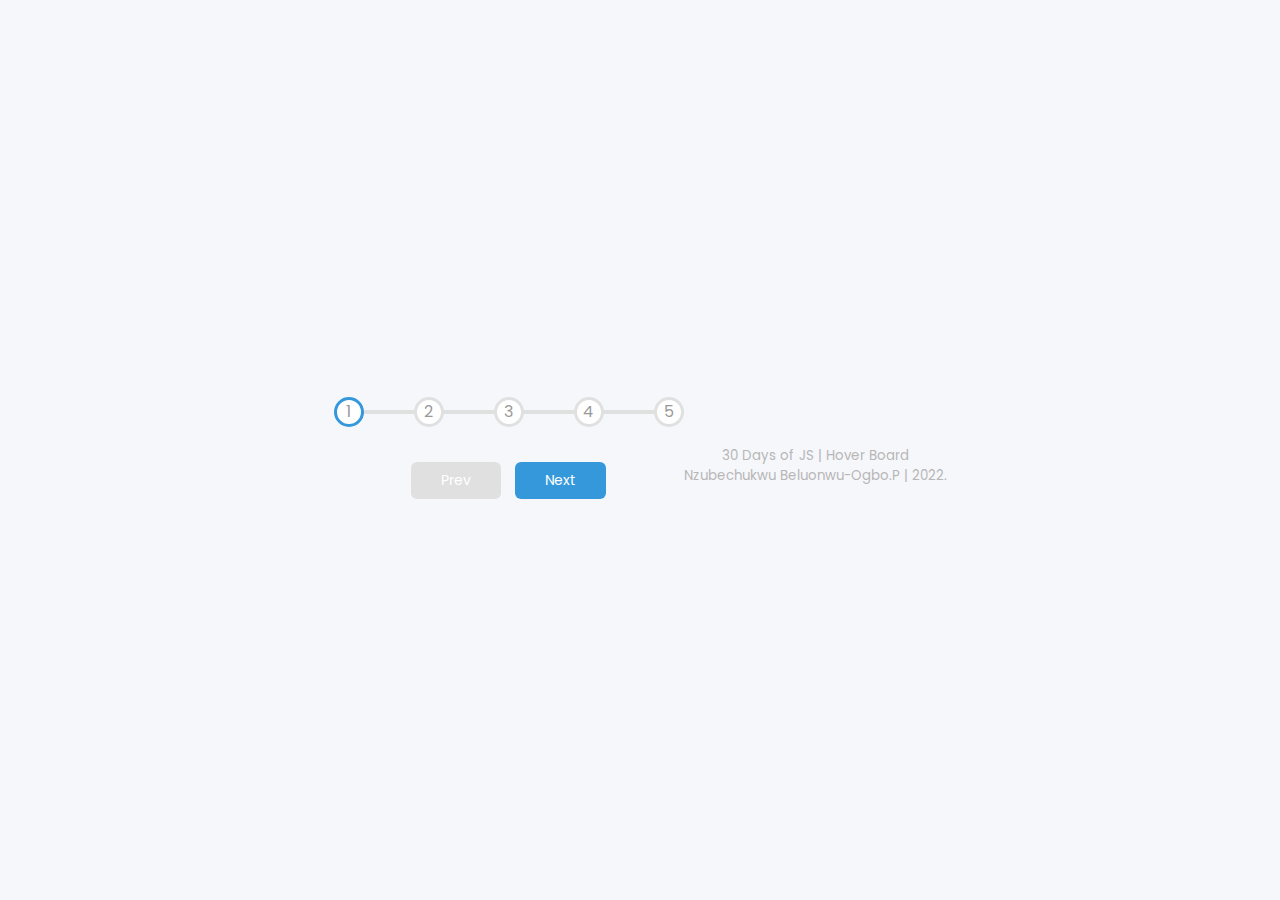
<file: 01-Form Progress Bar/index.html>
<!DOCTYPE html>
<html lang="en">
<head>
    <meta charset="UTF-8">
    <meta http-equiv="X-UA-Compatible" content="IE=edge">
    <meta name="viewport" content="width=device-width, initial-scale=1.0">
    <link rel="stylesheet" href="style.css">
    <title>Form Progress Bar | 30 Days of Js</title>
</head>
<body>
    <div class="container">
        <div class="progress-container">
            <div class="progress" id="progress"></div>
            <div class="circle active">1</div>
            <div class="circle">2</div>
            <div class="circle">3</div>
            <div class="circle">4</div>
            <div class="circle">5</div>
        </div>
        <button class="btn" id="prev" disabled>Prev</button>
        <button class="btn" id="next">Next</button>
    </div>
    <small>
        30 Days of JS | Hover Board<br/> Nzubechukwu Beluonwu-Ogbo.P | 2022.
    </small>
    <script src="script.js"></script>
</body>
</html>
</file>
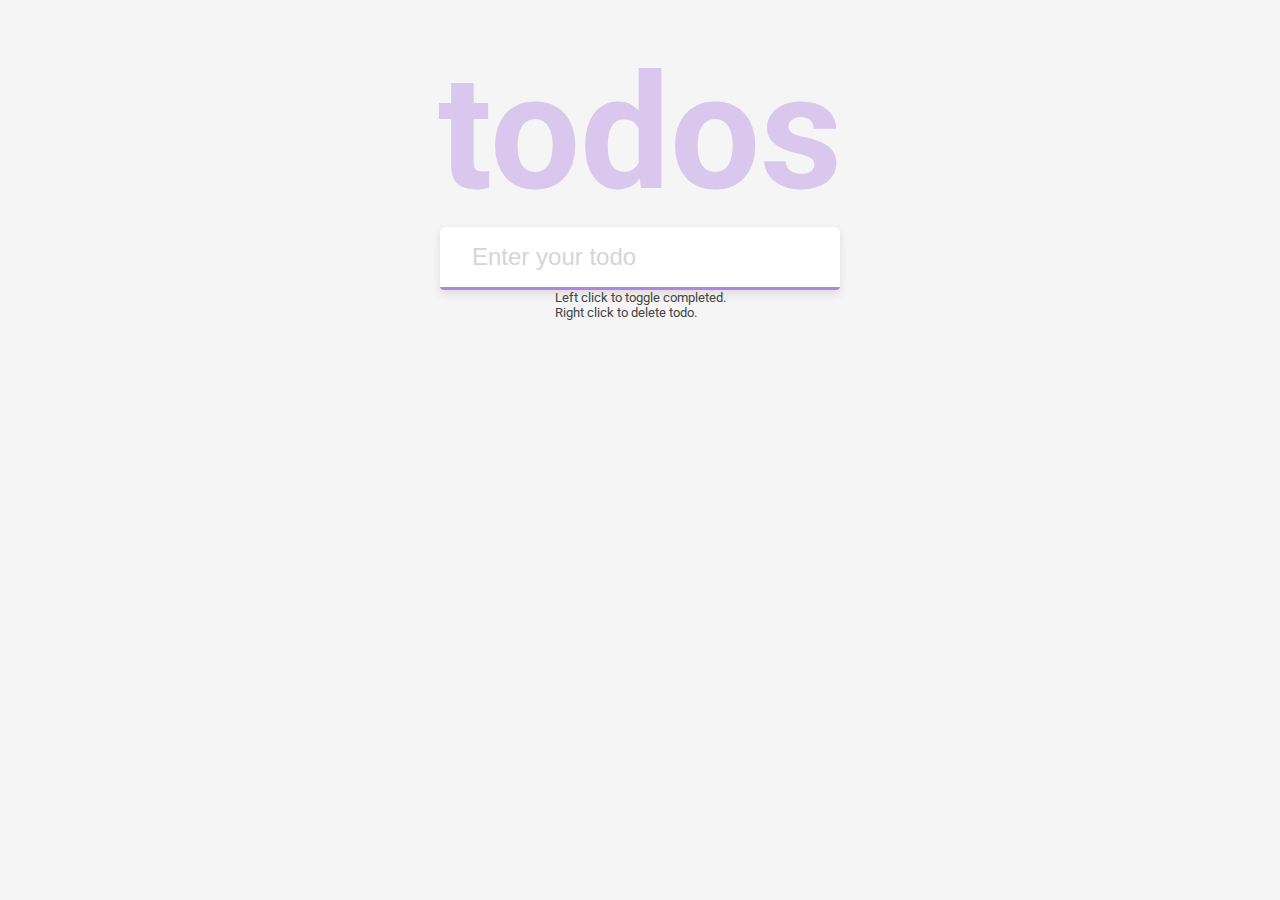
<file: 02-ToDo App/index.html>
<!DOCTYPE html>
<html lang="en">
<head>
    <meta charset="UTF-8">
    <meta http-equiv="X-UA-Compatible" content="IE=edge">
    <meta name="viewport" content="width=device-width, initial-scale=1.0">
    <link rel="stylesheet" href="style.css">
    <title>ToDo List | 30 Days of JS</title>
</head>
<body>
    <h1>todos</h1>
    <form id="form">
        <input type="text" class="input" id="input" placeholder="Enter your todo" autocomplete="off">

        <ul class="todos" id="todos">
            <!-- Dummy Text -->
            <!-- <li>My First Todo</li>
            <li class="completed">My Second Todo</li> -->
        </ul>
    </form>
    <small>Left click to toggle completed. <br/> Right click to delete todo.</small>
    <script src="script.js"></script>
</body>
</html>
</file>
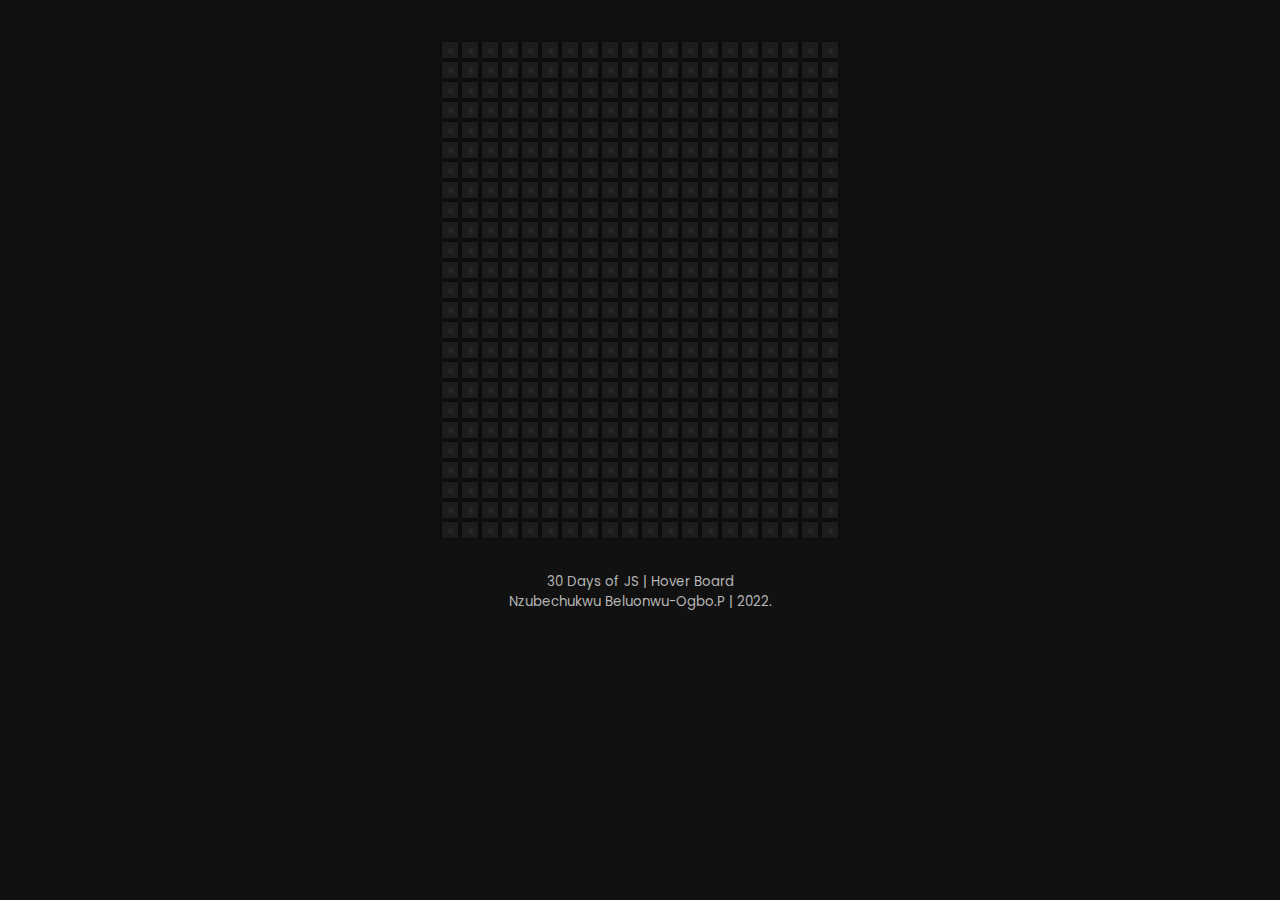
<file: 03-Hover Board/index.html>
<!DOCTYPE html>
<html lang="en">
<head>
    <meta charset="UTF-8">
    <meta http-equiv="X-UA-Compatible" content="IE=edge">
    <meta name="viewport" content="width=device-width, initial-scale=1.0">
    <link rel="stylesheet" href="style.css">
    <title>Hover Board | 30 Days of JS</title>
</head>
<body>
    <div class="container" id="container"></div>
    <small>
        30 Days of JS | Hover Board<br/> Nzubechukwu Beluonwu-Ogbo.P | 2022.
    </small>
    <script src="script.js"></script>
</body>
</html>
</file>
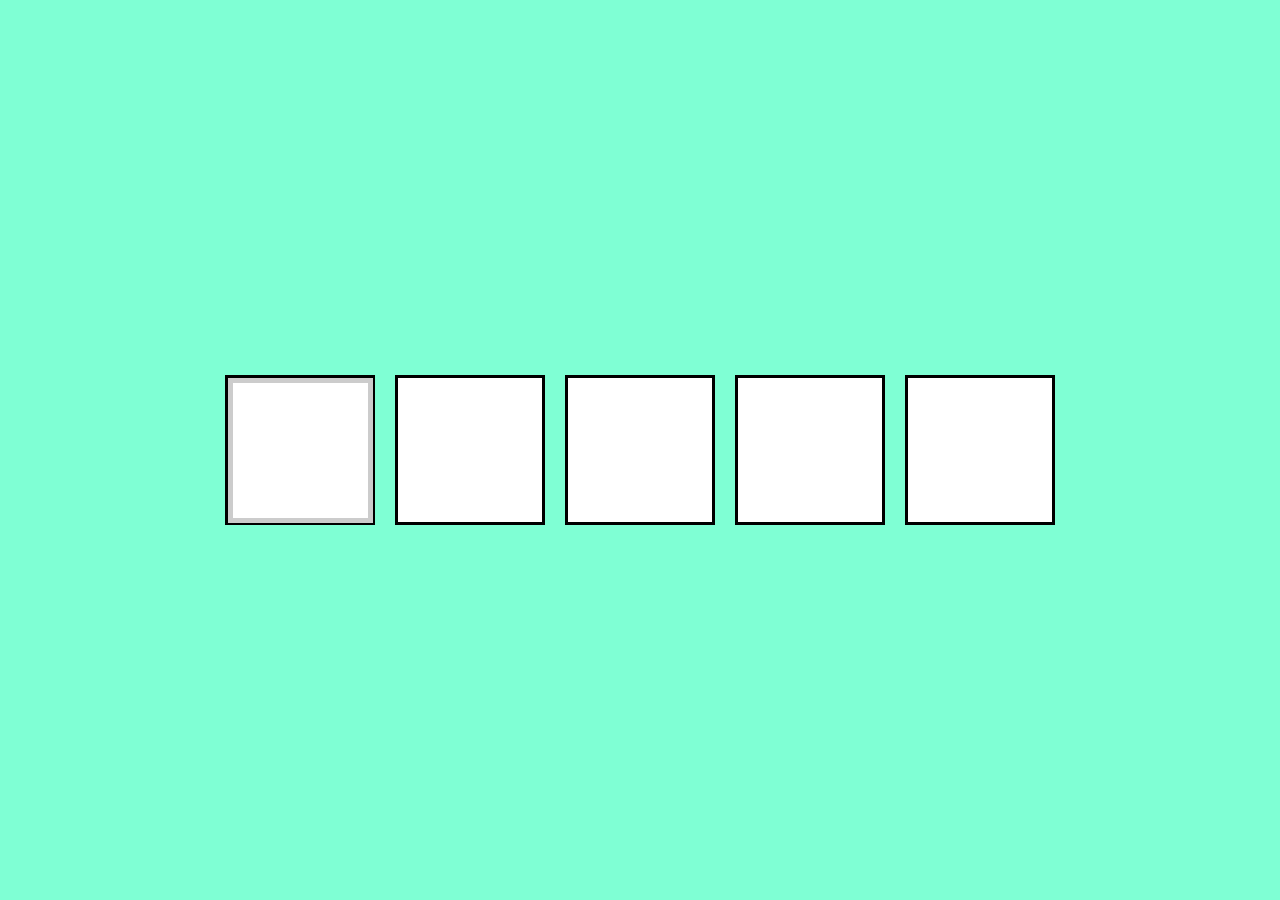
<file: 04-Drag 'N Drop/index.html>
<!DOCTYPE html>
<html lang="en">
<head>
    <meta charset="UTF-8">
    <meta http-equiv="X-UA-Compatible" content="IE=edge">
    <meta name="viewport" content="width=device-width, initial-scale=1.0">
    <link rel="stylesheet" href="style.css">
    <link rel="stylesheet" href="https://cdnjs.cloudflare.com/ajax/libs/font-awesome/6.2.0/css/all.min.css" integrity="sha512-xh6O/CkQoPOWDdYTDqeRdPCVd1SpvCA9XXcUnZS2FmJNp1coAFzvtCN9BmamE+4aHK8yyUHUSCcJHgXloTyT2A==" crossorigin="anonymous" referrerpolicy="no-referrer" />
    <title>Drag 'N Drop | 30 Days of JS</title>
</head>
<body>
    <div class="empty">
        <div class="fill hold" draggable="true"></div>
    </div>
    <div class="empty"></div>
    <div class="empty"></div>
    <div class="empty"></div>
    <div class="empty"></div>
    <script src="script.js"></script>
</body>
</html>
</file>
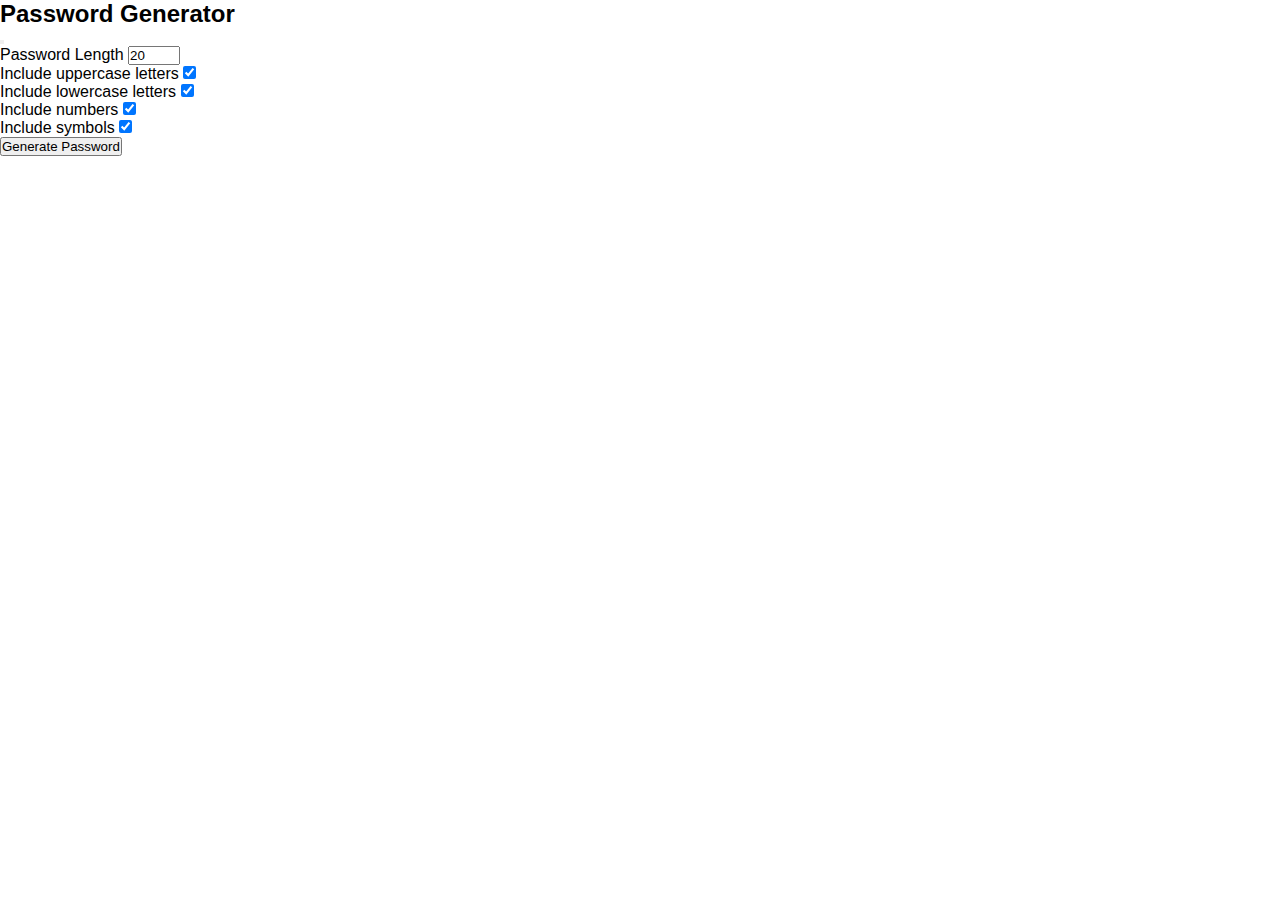
<file: 05-Password Generator/index.html>
<!DOCTYPE html>
<html lang="en">
<head>
    <meta charset="UTF-8">
    <meta http-equiv="X-UA-Compatible" content="IE=edge">
    <meta name="viewport" content="width=device-width, initial-scale=1.0">
    <link rel="stylesheet" href="style.css">
    <link rel="stylesheet" href="https://cdnjs.cloudflare.com/ajax/libs/font-awesome/6.2.0/css/all.min.css" integrity="sha512-xh6O/CkQoPOWDdYTDqeRdPCVd1SpvCA9XXcUnZS2FmJNp1coAFzvtCN9BmamE+4aHK8yyUHUSCcJHgXloTyT2A==" crossorigin="anonymous" referrerpolicy="no-referrer" />
    <title>Password Generator | 30 Days of JS</title>
</head>
<body>
    <div class="container">
        <h2>Password Generator</h2>
        <div class="result-container">
            <span id="result"></span>
            <button class="btn" id="clipboard">
                <i class="far fa-clipboard"></i>
            </button>
        </div>
        <div class="settings">
            <div class="setting">
                <label>Password Length</label>
                <input type="number" id="length" min="4" max="20" value="20">
            </div>
            <div class="setting">
                <label>Include uppercase letters</label>
                <input type="checkbox" id="uppercase" checked>
            </div>
            <div class="setting">
                <label>Include lowercase letters</label>
                <input type="checkbox" id="lowercase" checked>
            </div>
            <div class="setting">
                <label>Include numbers</label>
                <input type="checkbox" id="numbers" checked>
            </div>
            <div class="setting">
                <label>Include symbols</label>
                <input type="checkbox" id="symbols" checked>
            </div>
        </div>
        <button class="btn btn-large" id="generate">Generate Password</button>
    </div>
    <script src="script.js"></script>
</html>
</file>
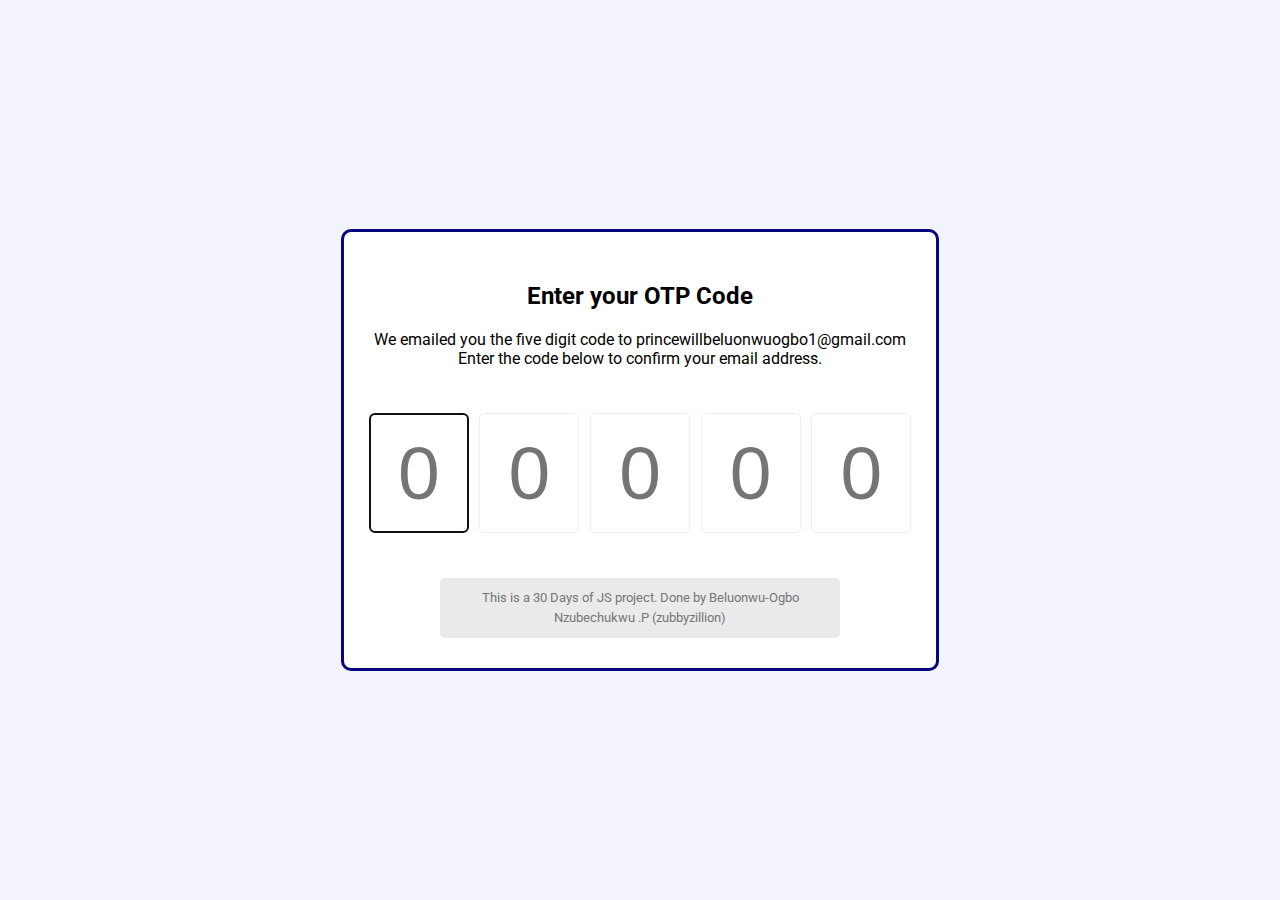
<file: 06-OTP Verification UI/index.html>
<!DOCTYPE html>
<html lang="en">
<head>
    <meta charset="UTF-8">
    <meta http-equiv="X-UA-Compatible" content="IE=edge">
    <meta name="viewport" content="width=device-width, initial-scale=1.0">
    <link rel="stylesheet" href="style.css">
    <title>OTP Verification UI | 30 Days of JS</title>
</head>
<body>
    <div class="container">
        <h2>Enter your OTP Code</h2>
        <p>We emailed you the five digit code to princewillbeluonwuogbo1@gmail.com <br/> Enter the code below to confirm your email address.</p>
        <div class="code-container">
            <input type="number" class="code" placeholder="0" min="0" max="9" required>
            <input type="number" class="code" placeholder="0" min="0" max="9" required>
            <input type="number" class="code" placeholder="0" min="0" max="9" required>
            <input type="number" class="code" placeholder="0" min="0" max="9" required>
            <input type="number" class="code" placeholder="0" min="0" max="9" required>
        </div>
        <small class="info">
            This is a 30 Days of JS project. Done by Beluonwu-Ogbo Nzubechukwu .P (zubbyzillion)
        </small>
    </div>
    <script src="script.js"></script>
</body>
</html>
</file>
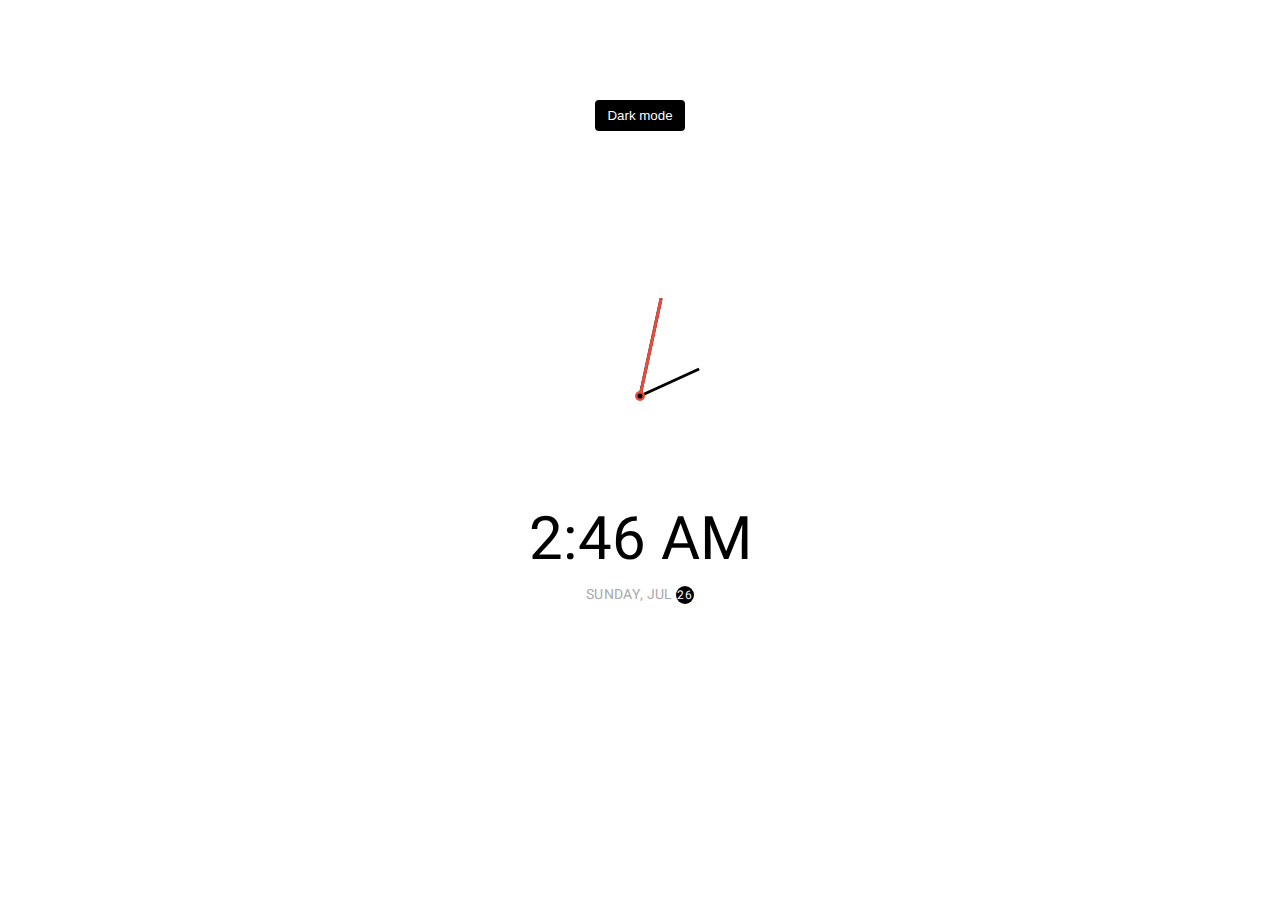
<file: 07-Clock/index.html>
<!DOCTYPE html>
<html lang="en">
<head>
    <meta charset="UTF-8">
    <meta http-equiv="X-UA-Compatible" content="IE=edge">
    <meta name="viewport" content="width=device-width, initial-scale=1.0">
    <link rel="stylesheet" href="style.css">
    <title>Clock | 30 Days of JS</title>
</head>
<body>
    <button class="toggle">Dark mode</button>

    <div class="clock-container">
        <div class="clock">
            <div class="needle hour"></div>
            <div class="needle minute"></div>
            <div class="needle second"></div>
            <div class="center-point"></div>
        </div>

        <div class="time">12:00</div>
        <div class="date">Monday, Nov <span class="circle">2</span></div>
    </div>

    <script src="script.js"></script>
</body>
</file>
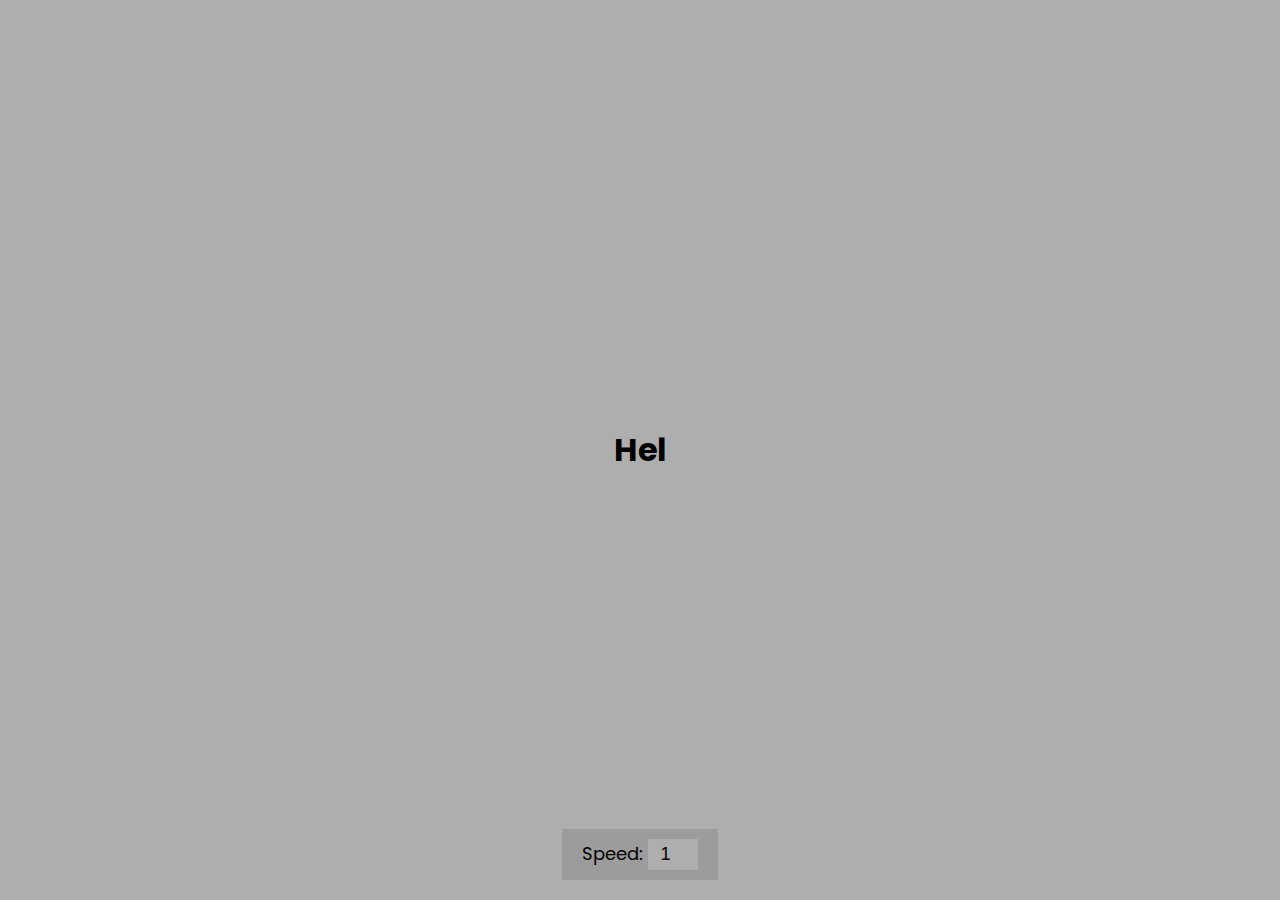
<file: 08-TypeWriter Effect/index.html>
<!DOCTYPE html>
<html lang="en">
<head>
    <meta charset="UTF-8">
    <meta http-equiv="X-UA-Compatible" content="IE=edge">
    <meta name="viewport" content="width=device-width, initial-scale=1.0">
    <link rel="stylesheet" href="style.css">
    <title>TypeWriter Effect | 30 Days of JS</title>
</head>
<body>
    <h1 id="text">TypeWriter Effect</h1>

    <div>
        <label for="speed">Speed:</label>
        <input type="number" name="speed" id="speed" value="1" min="1" max="5" step="1">
    </div>
    <script src="script.js"></script>
</body>
</html>
</file>
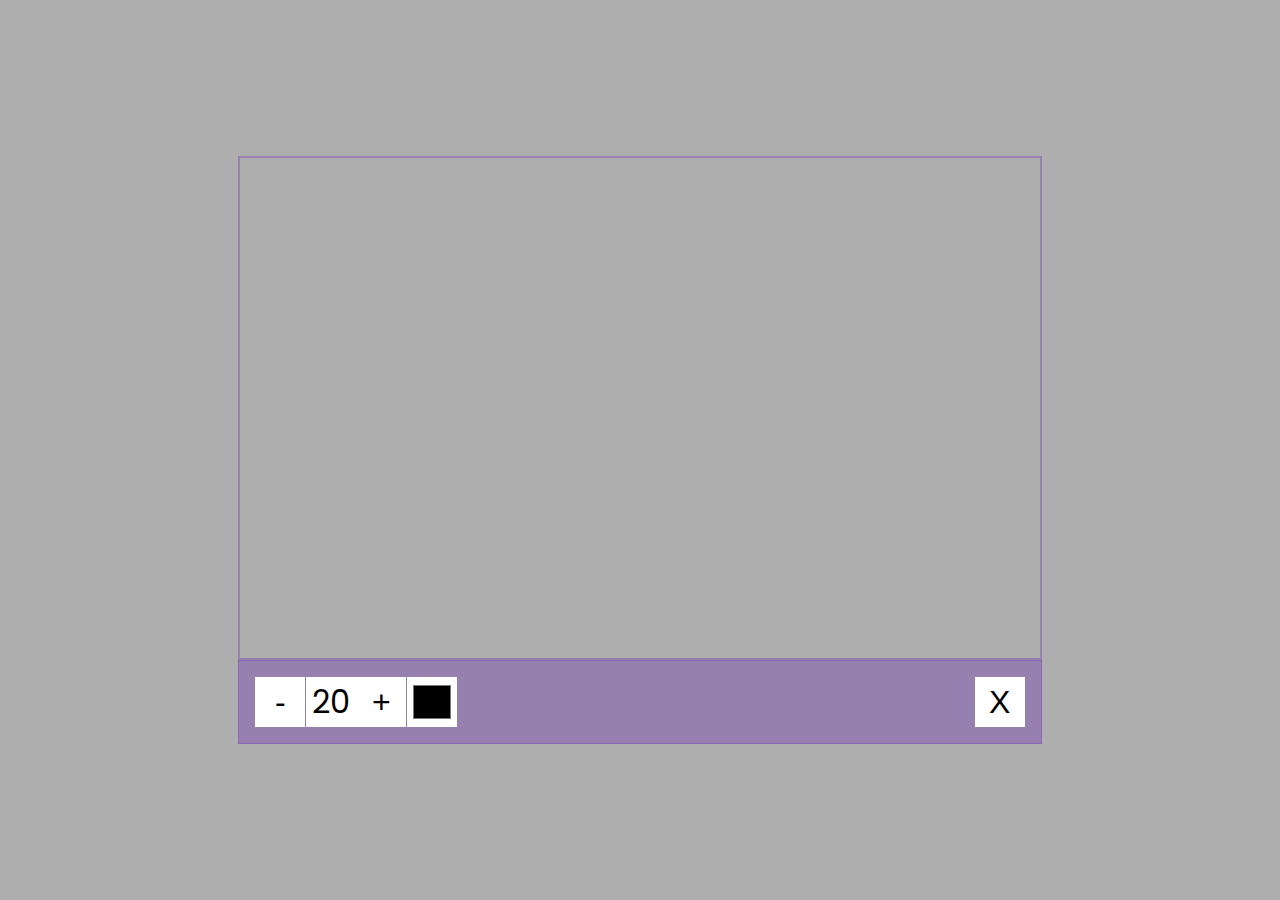
<file: 09-Drawing App/index.html>
<!DOCTYPE html>
<html lang="en">
<head>
    <meta charset="UTF-8">
    <meta http-equiv="X-UA-Compatible" content="IE=edge">
    <meta name="viewport" content="width=device-width, initial-scale=1.0">
    <link rel="stylesheet" href="style.css">
    <title>Drawing App | 30 Days of JS</title>
</head>
<body>
    <canvas id="canvas" width="800" height="500"></canvas>
    <div class="toolbox">
        <button id="decrease">-</button>
        <span id="size">20</span>
        <button id="increase">+</button>
        <input type="color" id="color">
        <button id="clear">X</button>
    </div>
    <script src="script.js"></script>
</body>
</html>
</file>
<file: 01-Form Progress Bar/style.css>
@import url('https://fonts.googleapis.com/css2?family=Poppins:wght@300;700&display=swap');

:root {
    --line-border-fill: #3498db;
    --line-border-empty: #e0e0e0;
}

* {
    box-sizing: border-box;
}

body {
    background-color: #f6f7fb;
    font-family: 'Poppins', sans-serif;
    display: flex;
    align-items: center;
    justify-content: center;
    height: 100vh;
    overflow: hidden;
    margin: 0;
}

.container {
    text-align: center;
}

.progress-container {
    display: flex;
    justify-content: space-between;
    position: relative;
    margin-bottom: 30px;
    max-width: 100%;
    width: 350px;
}

.progress-container::before {
    content: '';
    background-color: var(--line-border-empty);
    position: absolute;
    top: 50%;
    left: 0;
    transform: translateY(-50%);
    height: 4px;
    width: 100%;
    z-index: -1;
    
}

.progress {
    background-color: var(--line-border-fill);
    position: absolute;
    top: 50%;
    left: 0;
    transform: translateY(-50%);
    height: 4px;
    width: 0%;
    z-index: -1;
    transition: 0.4s ease;
}

.circle {
    background-color: #fff;
    color: #999;
    border-radius: 50%;
    width: 30px;
    height: 30px;
    display: flex;
    align-items: center;
    justify-content: center;
    border: 3px solid var(--line-border-empty);
    transition: 0.4s ease;
}

.circle.active {
    border-color: var(--line-border-fill);
}

.btn {
    background-color: var(--line-border-fill);
    color: #fff;
    border: 0;
    border-radius: 6px;
    cursor: pointer;
    font-family: inherit;
    padding: 8px 30px;
    margin: 5px;
    font-size: 14px;
}

.btn:active {
    transform: scale(0.98);
}

.btn:focus {
    outline: 0;
}

.btn:disabled {
    background-color: var(--line-border-empty);
    cursor: not-allowed;
}

small {
    color: #b6b6b6;
    margin-top: 2rem;
    text-align: center;
}
</file>
<file: 02-ToDo App/style.css>
@import url('https://fonts.googleapis.com/css2?family=Roboto:wght@300;500;700&display=swap');

* {
    box-sizing: border-box;
    margin: 0;
    padding: 0;
}

body {
    background-color: #f5f5f5;
    color: #444;
    font-family: 'Roboto', sans-serif;
    display: flex;
    flex-direction: column;
    align-items: center;
    justify-content: center;
    height: auto;
    margin: 40px;
}

h1 {
    color: rgb(179, 131, 226);
    font-size: 10rem;
    align-items: center;
    opacity: 0.4;
}

form {
    box-shadow: 0 4px 10px rgba(0, 0, 0, 0.1);
    max-width: 100%;
    width: 400px;
    border-radius: 4px;
    border-bottom: 3px solid rgb(179, 131, 226);
}

.input {
    border: none;
    border-radius: 7px 7px 0 0;
    color: #444;
    font-size: 1.5rem;
    padding: 1rem 2rem;
    display: block;
    width: 100%;
}

.input::placeholder {
    color: #d5d5d5;
    /* caret-color: rgb(179, 131, 226); */
    /* width: 2px; */
    /* height: 4px; */
}
.input:focus {
    outline-color: rgb(179, 131, 226);
}

.todos {
    background-color: #fff;
    padding: 0;
    margin: 0;
    list-style-type: none;
}

.todos li:nth-child(even) {
    background-color: #f5f5f5;
}

.todos li {
    border-top: 1px solid #e5e5e5;
    cursor: pointer;
    font-size: 1.5rem;
    padding: 1rem 2rem;
}

.todos li.completed {
    color: #b6b6b6;
    text-decoration: line-through;
}
</file>
<file: 03-Hover Board/style.css>
@import url('https://fonts.googleapis.com/css2?family=Poppins:wght@300;500;700&display=swap');

* {
    box-sizing: border-box;
    margin: 0;
    padding: 0;
}

body {
    background-color: #111111;
    font-family: 'Poppins', sans-serif;
    display: flex;
    flex-direction: column;
    align-items: center;
    justify-content: center;
    height: auto;
    overflow: hidden;
    margin: 40px;
}

.container {
    display: flex;
    align-items: center;
    justify-content: center;
    flex-wrap: wrap;
    max-width: 400px;
}

.square {
    background-color: #1d1d1d;
    box-shadow: 0 0 2px #000;
    height: 16px;
    width: 16px;
    margin: 2px;
    transition: 2s ease;
}

 .square::before {
    content: '*';
    color: #b6b6b6;
    margin: 4.5px;
    transition 2s ease;
    opacity: 0.1;
}

.square:hover {
    transition-duration: 0s;
}

small {
    color: #b6b6b6;
    margin-top: 2rem;
    text-align: center;
}
</file>
<file: 04-Drag 'N Drop/style.css>
* {
    box-sizing: border-box;
}

body {
    background-color: aquamarine;
    display: flex;
    align-items: center;
    justify-content: center;
    height: 100vh;
    overflow: hidden;
    margin: 0;
}

.empty {
    height: 150px;
    width: 150px;
    margin: 10px;
    border: solid 3px black;
    background: white;
}

.fill {
    background-image: url('https://source.unsplash.com/random/150x150');
    height: 145px;
    width: 145px;
    cursor: pointer;
}

.hold {
    border: solid 5px #ccc;
}

.hovered {
    background-color: #333;
    border-color: white;
    border-style: dashed;
}

@media(max-width:800px) {
    body {
        flex-direction: column;
    }
}
</file>
<file: 05-Password Generator/style.css>
* {
    margin: 0;
    padding: 0;
    box-sizing: border-box;
}

body {
    font-family: "Poppins",sans-serif;
}

.header {
    width: 100%;
    height: 50px;
    line-height: 50px;
    text-align: center;
    background-color: #111;
    color: #eee;
    font-weight: 600;
}

.form {
    padding: 50px 20px;
    background-color: #d2e9f7;
}

.form > div {
    width: 400px;
    margin: 10px auto;
}

.form .form-element input,
.form .form-element button {
    width: 100%;
    padding: 10px;
    margin-top: 10px;
}

.form .form-element button {
    background-color: #111;
    color: #eee;
    outline: none;
    border: none;
    cursor: pointer;
}

.form .result {
    text-align: center;
    border-top: 1px solid #eee;
    margin-top: 5px;
}

.list {
    width: 800px;
    margin: 40px auto;
}

.list h2 {
    font-size: 40px;
    margin-bottom: 20px;
}

.list table {
    width: 100%;
    text-align: center;
}

.list table thead tr {
    background-color: #555;
    color: #eee;
}

.list table thead tr th,
.list table tbody tr th  {
    padding: 5px;
}

.list table tbody tr:nth-child(even) {
    background-color: #eee;
}
</file>
<file: 06-OTP Verification UI/style.css>
@import url('https://fonts.googleapis.com/css2?family=Roboto:wght@300;700&display=swap');

* {
    box-sizing: border-box;
}

body {
    background-color: #f3f3fd;
    font-family: 'Roboto', sans-serif;
    display: flex;
    align-items: center;
    justify-content: center;
    height: 100vh;
    overflow: hidden;
    margin: 0;
}

.container {
    background-color: #fff;
    border: 3px #06047e solid;
    border-radius: 10px;
    padding: 30px;
    max-width: 1000px;
    text-align: center;
}

.code-container {
    display: flex;
    align-items: center;
    justify-content: center;
    margin: 40px 0;
}

.code {
    border-radius: 5px;
    font-size: 75px;
    height: 120px;
    width: 100px;
    border: 1px solid #eee;
    margin: 1%;
    text-align: center;
    font-weight: 300;
    -moz-appearance: textfield;
}

.code::-webkit-outer-spin-button,
.code::-webkit-inner-spin-button {
    -webkit-appearance: none;
    margin: 0;
}

.code:valid {
    border-color: #3498db;
    box-shadow: 0 10px 10px -5px rgba(0, 0, 0, 0.25);
}

.info {
    background-color: #eaeaea;
    display: inline-block;
    padding: 10px;
    line-height: 20px;
    max-width: 400px;
    color: #777;
    border-radius: 5px;
}

@media (max-width: 600px) {
    .code-container {
        flex-wrap: wrap;
    }

    .code {
        font-size: 60px;
        height: 80px;
        max-width: 70px;
    }
}
</file>
<file: 07-Clock/style.css>
@import url('https://fonts.googleapis.com/css?family=Heebo:300&display=swap');

* {
    box-sizing: border-box;
}

:root {
    --primary-color: #000;
    --secondary-color: #fff;
}

html.dark {
    --primary-color: #fff;
    --secondary-color: #333;
}

html {
    transition: all 0.5 ease-in;
}

html.dark {
    background-color: #111;
    color: var(--primary-color);
}

body {
    font-family: 'Heebo', sans-serif;
    display: flex;
    align-items: center;
    justify-content: center;
    height: 100vh;
    overflow: hidden;
    margin: 0;
}

.toggle {
    background-color: var(--primary-color);
    color: var(--secondary-color);
    border: 0;
    border-radius: 4px;
    padding: 8px 12px;
    position: absolute;
    top: 100px;
}

.toggle:focus {
    outline: none;
}

.clock-container {
    display: flex;
    flex-direction: column;
    justify-content: space-between;
    align-items: center;
}

.clock {
    position: relative;
    width: 200px;
    height: 200px;
    /* background-color: #f0f0f0; */
}

.needle {
    background-color: var(--primary-color);
    position: absolute;
    top: 50%;
    left: 50%;
    height: 65px;
    width: 3px;
    transform-origin: bottom center;
    transition: all 0.5s ease-in;
}

.needle.hour {
    transform: translate(-50%, -100%) rotate(0deg);
}

.needle.minute {
    transform: translate(-50%, -100%) rotate(0deg);
    height: 100px;
}

.needle.second {
    transform: translate(-50%, -100%) rotate(0deg);
    height: 100px;
    background-color: #e74c3c;
}

.center-point {
    background-color: #e74c3c;
    width: 10px;
    height: 10px;
    position: absolute;
    top: 50%;
    left: 50%;
    transform: translate(-50%, -50%);
    border-radius: 50%;
}

.center-point::after {
    content: '';
    background-color: var(--primary-color);
    width: 5px;
    height: 5px;
    position: absolute;
    top: 50%;
    left: 50%;
    transform: translate(-50%, -50%);
    border-radius: 50%;
}

.time {
    font-size: 60px;
}

.date {
    color: #aaa;
    font-size: 14px;
    letter-spacing: 0.3px;
    text-transform: uppercase;
}

.date .circle {
    background-color: var(--primary-color);
    color: var(--secondary-color);
    border-radius: 50%;
    height: 18px;
    width: 18px;
    display: inline-flex;
    align-items: center;
    justify-content: center;
    line-height: 18px;
    transition: all 0.5s ease-in;
    font-size: 12px;
}
</file>
<file: 08-TypeWriter Effect/style.css>
@import url('https://fonts.googleapis.com/css?family=Poppins:wght@400;700&display=swap');

* {
    box-sizing: border-box;
}

body {
    background-color: #aeaeae;
    font-family: 'Poppins', sans-serif;
    display: flex;
    flex-direction: column;
    align-items: center;
    justify-content: center;
    height: 100vh;
    overflow: hidden;
    margin: 0;
}

div {
    position: absolute;
    bottom: 20px;
    background: rgba(0, 0, 0, 0.1);
    padding: 10px 20px;
    font-size: 18px;
}

input {
    width: 50px;
    padding: 5px;
    font-size: 18px;
    background-color: #aeaeae;
    border: none;
    text-align: center;
}

input:focus {
    outline: none;
}
</file>
<file: 09-Drawing App/style.css>
@import url('https://fonts.googleapis.com/css?family=Poppins:wght@400;700&display=swap');

* {
    box-sizing: border-box;
}

body {
    background-color: #aeaeae;
    font-family: 'Poppins', sans-serif;
    display: flex;
    flex-direction: column;
    align-items: center;
    justify-content: center;
    height: 100vh;
    overflow: hidden;
    margin: 0;
}

canvas {
    border: 2px solid #7946b470;
 }
 
 .toolbox {
     background-color: #7946b470;
     border: 1px solid #7946b470;
     display: flex;
     width: 804px;
     padding: 1rem;
 }

 .toolbox > * {
    background-color: #fff;
    border: none;
    display: inline-flex;
    align-items: center;
    justify-content: center;
    font-size: 2rem;
    height: 50px;
    width: 50px;
    margin: 0.25px;
    padding: 0.25rem;
    cursor: pointer;
}

.toolbox > *:last-child {
    margin-left: auto;
}
</file>
